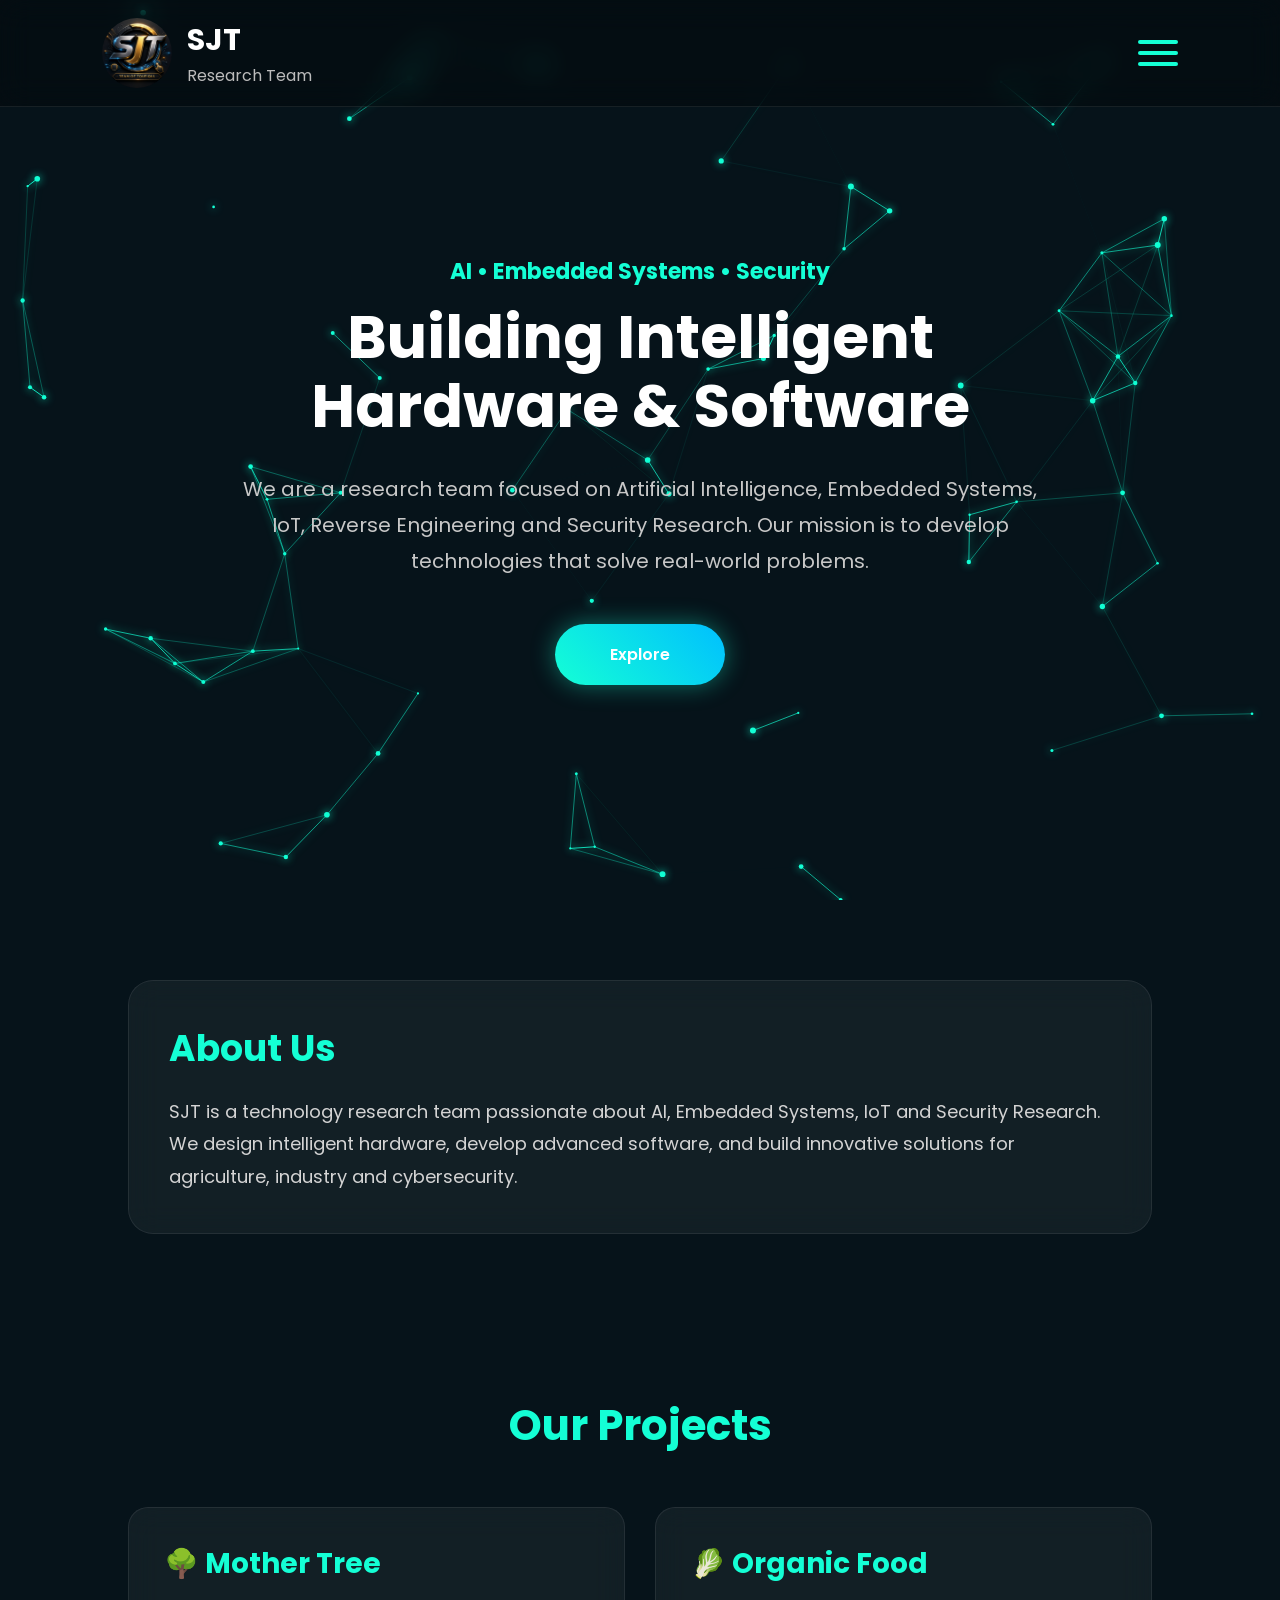
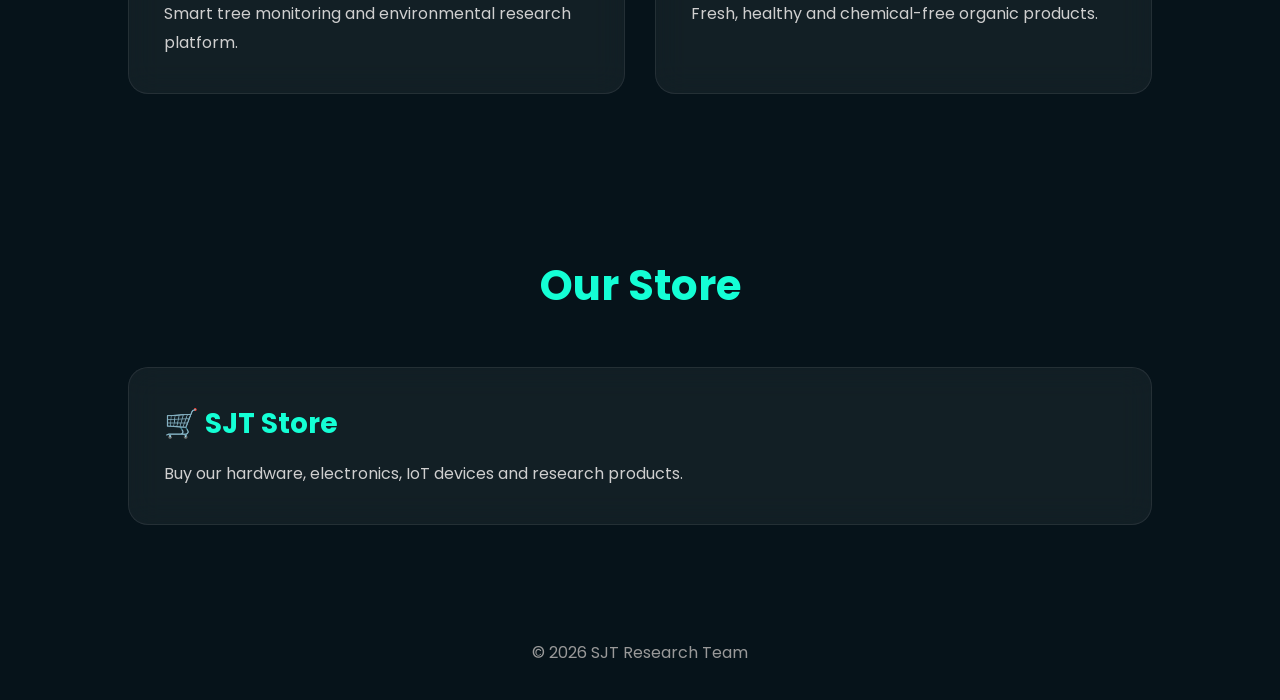
<file: index.html>
<!DOCTYPE html>
<html lang="en">

<head>
        <meta charset="UTF-8">
        <meta name="viewport" content="width=device-width, initial-scale=1.0">
        
        <title>SJT Research</title>
        
        <link rel="stylesheet" href="style.css">
        
        <link rel="preconnect" href="https://fonts.googleapis.com">
        <link href="https://fonts.googleapis.com/css2?family=Poppins:wght@300;400;600;700&display=swap" rel="stylesheet">
        
</head>
<div class="popup" id="popup">
        
        <div class="popup-content">
                
                <span id="close">&times;</span>
                
                <img src="logo.png" class="popup-logo">
                
                <h2>SJT Research Team</h2>
                
                <p>
                        Founded by Toufiqul Islam and Jakaria Hossen.
                        
                        We research Artificial Intelligence,
                        Embedded Systems, IoT,
                        Reverse Engineering and
                        Security Research.
                        
                        Our goal is to build innovative
                        technologies that solve real-world
                        problems.
                </p>
                
        </div>
        
</div>

<body>
        
        <!-- Particle Background -->
        <canvas id="particles"></canvas>
        
        <!-- Navbar -->
        <header>
                
                <div class="logo" id="logo">
                        
                        <img src="logo.png" alt="Logo">
                        
                        <div>
                                <h2>SJT</h2>
                                <p>Research Team</p>
                        </div>
                        
                </div>
                
                <div class="menu-btn">
                        
                        <span></span>
                        <span></span>
                        <span></span>
                        
                </div>
                
        </header>
        
        <!-- Navigation -->
        <nav>
                
                <a href="#home">Home</a>
                
                <a href="#about">About</a>
                
                <a href="#projects">Projects</a>
                
                <a href="#stores">Our Stores</a>
                
        </nav>
        <!-- Hero -->
        
        <section id="home" class="hero">
                
                <h3>AI • Embedded Systems • Security</h3>
                
                <h1>
                        Building Intelligent<br>
                        Hardware &
                        Software
                </h1>
                
                <p>
                        
                        We are a research team focused on Artificial Intelligence,
                        Embedded Systems, IoT, Reverse Engineering and Security Research.
                        Our mission is to develop technologies that solve real-world
                        problems.
                        
                </p>
                
                <a href="#stores" class="btn">
                        Explore
                </a>
                
        </section>
        
        <!-- About -->
        
        <section id="about">
                
                <div class="card">
                        
                        <h2>About Us</h2>
                        
                        <p>
                                
                                SJT is a technology research team passionate about
                                AI, Embedded Systems, IoT and Security Research.
                                
                                We design intelligent hardware, develop advanced software,
                                and build innovative solutions for agriculture,
                                industry and cybersecurity.
                                
                        </p>
                        
                </div>
                
        </section>
        
        <section id="projects">
                
                <h2 class="section-title">Our Projects</h2>
                
                <div class="projects">
                        
                        <a href="./Projects/Tree/" class="project-card">
                                <h3>🌳 Mother Tree</h3>
                                <p>
                                        Smart tree monitoring and environmental research platform.
                                </p>
                        </a>
                        
                        <a href="./Projects/Organic-Food/" class="project-card">
                                <h3>🥬 Organic Food</h3>
                                <p>
                                        Fresh, healthy and chemical-free organic products.
                                </p>
                        </a>
                        
                </div>
                
        </section>
        
        <section id="stores">
                
                <h2 class="section-title">Our Store</h2>
                
                <div class="stores">
                        
                        <a href="https://your-store.com" class="project-card">
                                <h3>🛒 SJT Store</h3>
                                <p>
                                        Buy our hardware, electronics, IoT devices and research products.
                                </p>
                        </a>
                        
                </div>
                
        </section>
        
        <footer>
                
                © 2026 SJT Research Team
                
        </footer>
        
        <script src="script.js"></script>
        
</body>

</html>
</file>
<file: style.css>
* {
    margin: 0;
    padding: 0;
    box-sizing: border-box;
    font-family: 'Poppins', sans-serif;
}

html {
    scroll-behavior: smooth;
}

body {
    
    background: #06131a;
    color: white;
    overflow-x: hidden;
    
}

/* =========================
      Particle Background
========================= */

#particles {
    
    position: fixed;
    top: 0;
    left: 0;
    width: 100%;
    height: 100%;
    z-index: -1;
    
}

/* =========================
         Header
========================= */

header {
    
    position: fixed;
    top: 0;
    left: 0;
    width: 100%;
    padding: 18px 8%;
    
    display: flex;
    justify-content: space-between;
    align-items: center;
    
    background: rgba(0, 0, 0, .30);
    backdrop-filter: blur(15px);
    
    border-bottom: 1px solid rgba(255, 255, 255, .08);
    
    z-index: 999;
    
}

.logo {
    
    display: flex;
    align-items: center;
    gap: 15px;
    
}

.logo img {
    
    width: 70px;
    height: 70px;
    image-rendering: auto;
    border-radius: 50%;
    
    
}

.logo h2 {
    
    font-size: 30px;
    color: #ffffff;
    
}

.logo p {
    
    color: #bcbcbc;
    
}

/* =========================
        Menu Button
========================= */

.menu-btn {
    
    width: 40px;
    cursor: pointer;
    
}

.menu-btn span {
    
    display: block;
    height: 4px;
    background: #14ffd5;
    margin: 7px 0;
    border-radius: 20px;
    transition: .4s;
    
}

/* =========================
        Navigation
========================= */

nav {
    
    position: fixed;
    
    right: -240px;
    top: 90px;
    
    width: 160px;
    
    background: rgba(255, 255, 255, .06);
    
    backdrop-filter: blur(20px);
    
    border-radius: 18px;
    
    transition: .4s;
    
    padding: 20px;
    
    z-index: 998;
    
}

nav.active {
    
    right: 10px;
    
}

nav a {
    
    display: block;
    
    text-decoration: none;
    
    color: white;
    
    margin: 18px 0;
    
    font-size: 18px;
    
    transition: .3s;
    
}

nav a:hover {
    
    color: #18ffd5;
    
}

/* =========================
        Hero Section
========================= */

.hero {
    
    min-height: 100vh;
    
    display: flex;
    justify-content: center;
    align-items: center;
    flex-direction: column;
    
    text-align: center;
    
    padding: 120px 10% 80px;
    
}

.hero h3 {
    
    color: #14ffd5;
    
    font-size: 22px;
    
    margin-bottom: 15px;
    
}

.hero h1 {
    
    font-size: 60px;
    
    line-height: 1.15;
    
    margin-bottom: 30px;
    
}

.hero p {
    
    max-width: 800px;
    
    color: #c8c8c8;
    
    font-size: 20px;
    
    line-height: 1.8;
    
}

/* =========================
         Button
========================= */

.btn {
    
    display: inline-block;
    
    margin-top: 45px;
    
    text-decoration: none;
    
    color: white;
    
    background: linear-gradient(45deg, #14ffd5, #00bfff);
    
    padding: 18px 55px;
    
    border-radius: 50px;
    
    font-weight: 600;
    
    transition: .35s;
    
    box-shadow: 0 0 25px rgba(20, 255, 213, .4);
    
}

.btn:hover {
    
    transform: translateY(-5px);
    
    box-shadow: 0 0 45px rgba(20, 255, 213, .8);
    
}

/* =========================
       Sections
========================= */

section {
    
    padding: 80px 10%;
    
}

.card {
    
    background: rgba(255, 255, 255, .05);
    
    border: 1px solid rgba(255, 255, 255, .08);
    
    backdrop-filter: blur(15px);
    
    border-radius: 25px;
    
    padding: 40px;
    
    transition: .4s;
    
}

.card:hover {
    
    transform: translateY(-8px);
    
    box-shadow: 0 0 35px rgba(20, 255, 213, .18);
    
}

.card h2 {
    
    color: #14ffd5;
    
    margin-bottom: 20px;
    
    font-size: 36px;
    
}

.card p {
    
    color: #d4d4d4;
    
    line-height: 1.8;
    
    font-size: 18px;
    
}

.card a {
    
    display: block;
    
    color: white;
    
    text-decoration: none;
    
    margin: 15px 0;
    
    font-size: 18px;
    
}

.card a:hover {
    
    color: #14ffd5;
    
}

/* =========================
         Footer
========================= */

footer {
    
    text-align: center;
    
    padding: 35px;
    
    color: #999;
    
}

/* =========================
      Responsive
========================= */

@media(max-width:768px) {
    
    .hero h1 {
        
        font-size: 42px;
        
    }
    
    .hero p {
        
        font-size: 17px;
        
    }
    
    .logo img {
        
        width: 55px;
        height: 55px;
        
    }
    
    .logo h2 {
        
        font-size: 24px;
        
    }
    
    .card {
        
        padding: 30px;
        
    }
    
}

.section-title {
    
    text-align: center;
    font-size: 42px;
    color: #14ffd5;
    margin-bottom: 50px;
    
}

.projects {
    
    display: grid;
    grid-template-columns: repeat(auto-fit, minmax(280px, 1fr));
    gap: 30px;
    
}

.stores {
    
    display: grid;
    grid-template-columns: repeat(auto-fit, minmax(280px, 1fr));
    gap: 30px;
    
}

.project-card {
    
    text-decoration: none;
    color: white;
    
    background: rgba(255, 255, 255, .05);
    backdrop-filter: blur(15px);
    
    border: 1px solid rgba(255, 255, 255, .08);
    
    border-radius: 20px;
    
    padding: 35px;
    
    transition: .35s;
    
}

.project-card:hover {
    
    transform: translateY(-10px);
    
    box-shadow: 0 0 35px rgba(20, 255, 213, .3);
    
    border-color: #14ffd5;
    
}

.project-card h3 {
    
    font-size: 28px;
    margin-bottom: 15px;
    color: #14ffd5;
    
}

.project-card p {
    
    color: #cfcfcf;
    line-height: 1.8;
    
}

.popup {
    
    position: fixed;
    inset: 0;
    
    background: rgba(0, 0, 0, .75);
    
    display: none;
    
    justify-content: center;
    align-items: center;
    
    z-index: 5000;
    
}

.popup.active {
    
    display: flex;
    
}

.popup-content {
    
    width: 90%;
    max-width: 420px;
    
    background: #08161d;
    
    border: 1px solid #14ffd5;
    
    border-radius: 20px;
    
    padding: 30px;
    
    text-align: center;
    
    position: relative;
    
    box-shadow: 0 0 30px rgba(20, 255, 213, .35);
    
}

.popup-logo {
    
    width: 250px;
    image-rendering: auto;
    margin-bottom: 20px;
    
}

.popup-content h2 {
    
    color: #14ffd5;
    margin-bottom: 15px;
    
}

.popup-content p {
    
    color: #ddd;
    line-height: 1.8;
    
}

#close {
    
    position: absolute;
    
    top: 10px;
    right: 20px;
    
    font-size: 32px;
    
    cursor: pointer;
    
    color: white;
    
}
</file>
